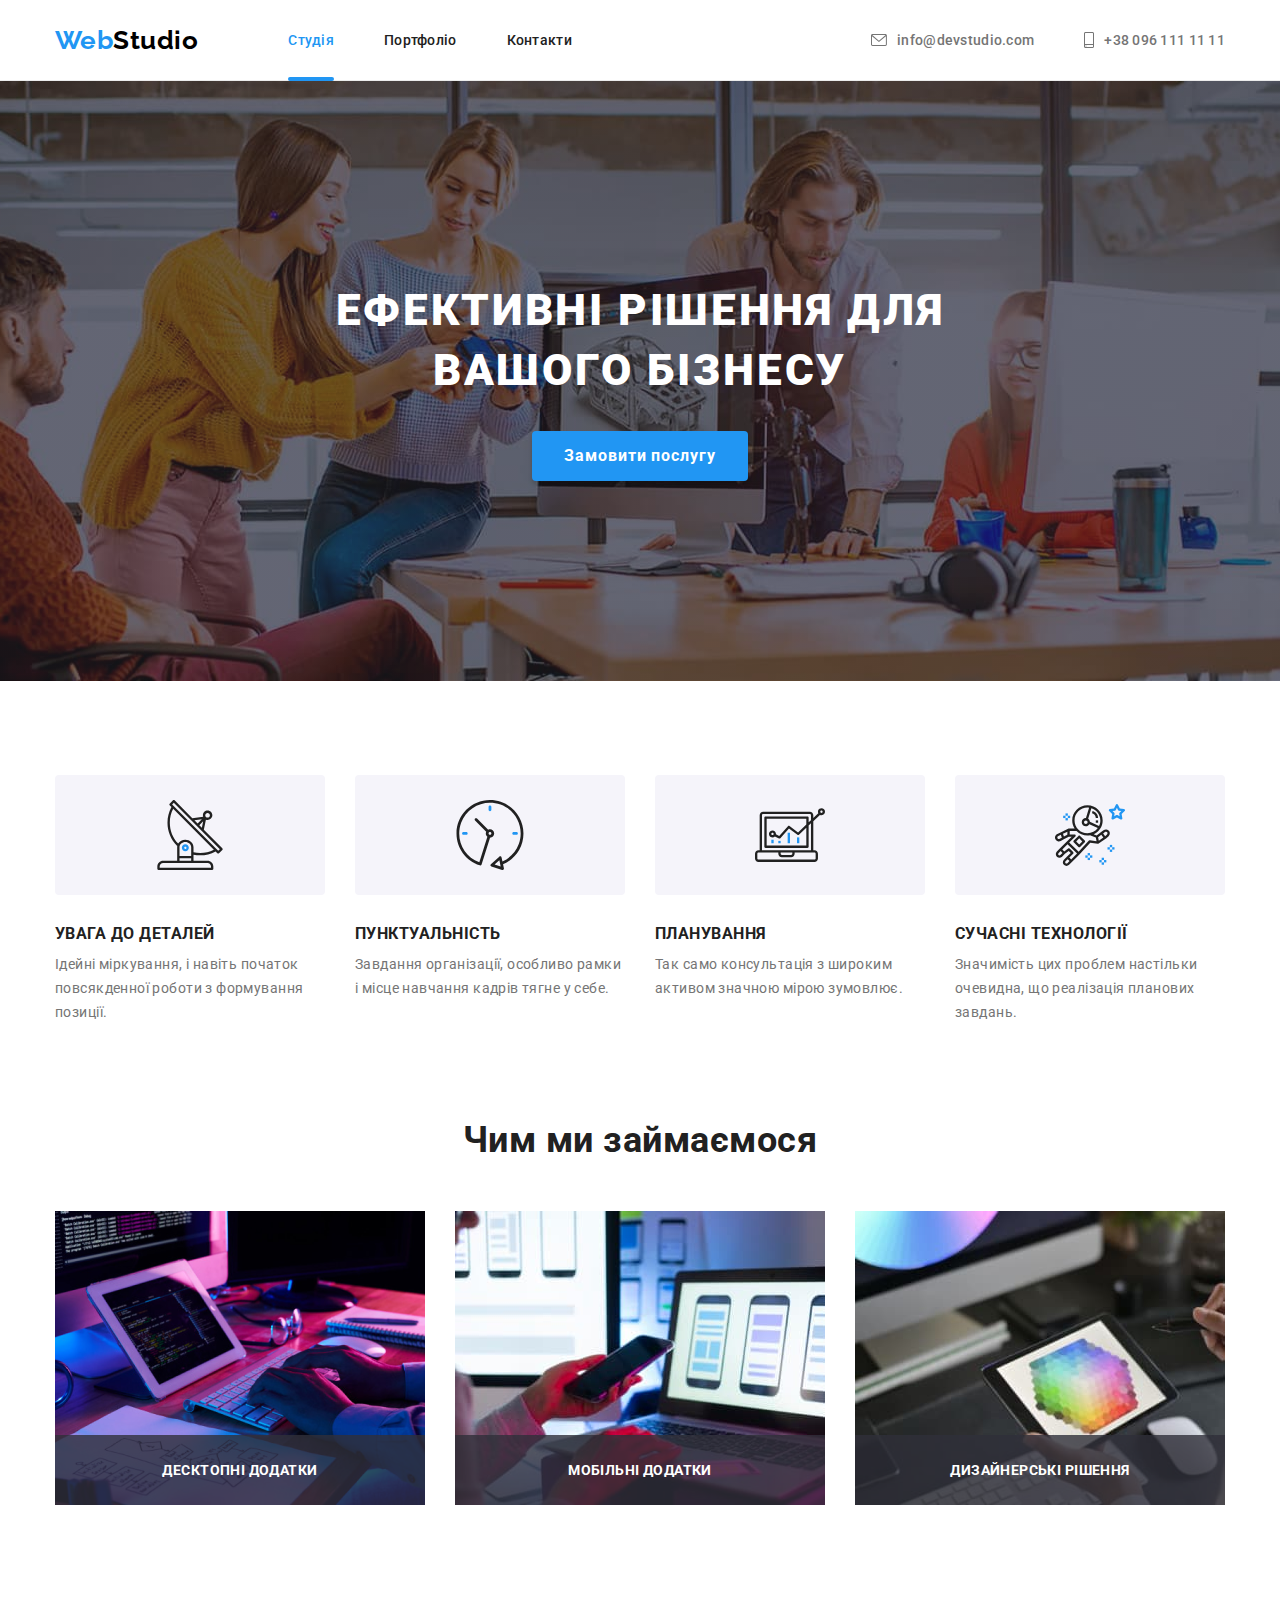
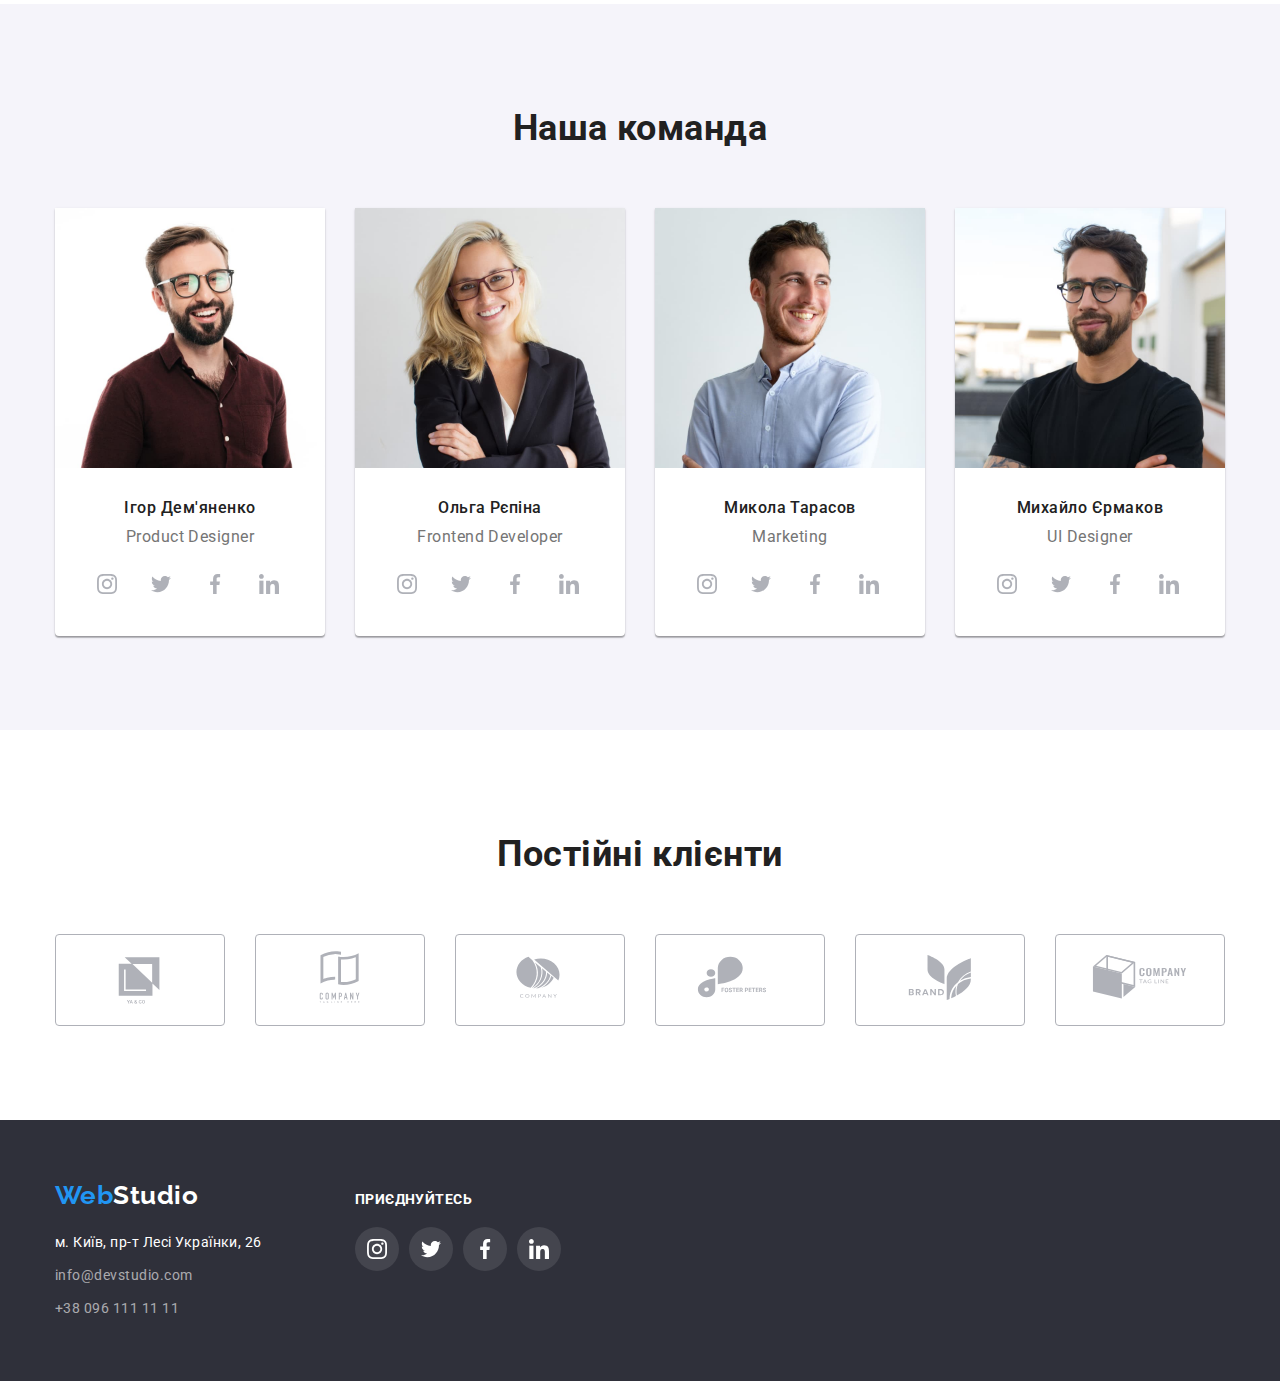
<file: index.html>
<!DOCTYPE html>
<html lang="uk">
  <head>
    <meta charset="UTF-8" />
    <meta http-equiv="X-UA-Compatible" content="IE=edge" />
    <meta name="viewport" content="width=device-width, initial-scale=1.0" />
    <title>WebStudio-HW3</title>
    <link
      rel="stylesheet"
      href="https://cdnjs.cloudflare.com/ajax/libs/modern-normalize/1.1.0/modern-normalize.min.css"
    />
    <link rel="preconnect" href="https://fonts.googleapis.com" />
    <link rel="preconnect" href="https://fonts.gstatic.com" crossorigin />
    <link
      href="https://fonts.googleapis.com/css2?family=Raleway:wght@700&family=Roboto:wght@400;500;700;900&display=swap"
      rel="stylesheet"
    />
    <link rel="stylesheet" href="./css/styles.css" />
  </head>

  <body>
    <header class="header">
      <div class="header-container">
        <nav class="nav">
          <a lang="en" class="logo" href="./index.html"
            >Web<span class="logo-studio">Studio</span></a
          >
          <ul class="nav-item-elements">
            <li>
              <a class="nav-item current" href="./index.html">Студія</a>
            </li>
            <li><a class="nav-item" href="./portfolio.html">Портфоліо</a></li>
            <li><a class="nav-item" href="#">Контакти</a></li>
          </ul>
        </nav>
        <ul class="nav-item-second">
          <li>
            <a class="nav-item-contact" href="mailto:info@devstudio.com"
              ><svg class="header-icon" width="16" height="12">
                <use href="./images/icons.svg#icon-envelope"></use>
              </svg>
              info@devstudio.com</a
            >
          </li>
          <li>
            <a class="nav-item-contact" href="tel:+380961111111"
              ><svg class="header-icon" width="10" height="16">
                <use href="./images/icons.svg#icon-smartphone"></use></svg
              >+38 096 111 11 11</a
            >
          </li>
        </ul>
      </div>
    </header>
    <main>
      <section class="section-hero">
        <div class="container">
          <h1 class="hero-title">Ефективні рішення для вашого бізнесу</h1>
          <button class="primery-button" type="button" data-modal-open>
            Замовити послугу
          </button>
        </div>
      </section>
      <section class="our-tasks">
        <div class="container">
          <ul class="advantages-list">
            <li class="advantages-item">
              <div class="advantages-box">
                <svg class="advantage-icon">
                  <use href="./images/icons.svg#icon-antenna"></use>
                </svg>
              </div>
              <h3 class="advantages-titles">Увага до деталей</h3>
              <p class="advantages-text">
                Ідейні міркування, і навіть початок повсякденної роботи з
                формування позиції.
              </p>
            </li>
            <li class="advantages-item">
              <div class="advantages-box">
                <svg class="advantage-icon">
                  <use href="./images/icons.svg#icon-clock"></use>
                </svg>
              </div>
              <h3 class="advantages-titles">Пунктуальність</h3>
              <p class="advantages-text">
                Завдання організації, особливо рамки і місце навчання кадрів
                тягне у себе.
              </p>
            </li>
            <li class="advantages-item">
              <div class="advantages-box">
                <svg class="advantage-icon">
                  <use href="./images/icons.svg#icon-diagram"></use>
                </svg>
              </div>
              <h3 class="advantages-titles">Планування</h3>
              <p class="advantages-text">
                Так само консультація з широким активом значною мірою зумовлює.
              </p>
            </li>
            <li class="advantages-item">
              <div class="advantages-box">
                <svg class="advantage-icon">
                  <use href="./images/icons.svg#icon-astronaut"></use>
                </svg>
              </div>
              <h3 class="advantages-titles">Сучасні технології</h3>
              <p class="advantages-text">
                Значимість цих проблем настільки очевидна, що реалізація
                планових завдань.
              </p>
            </li>
          </ul>
        </div>
      </section>
      <section class="section-advantages">
        <div class="container">
          <h2 class="tasks-title">Чим ми займаємося</h2>
          <ul class="task-images">
            <li>
              <div class="task-box">
                <img
                  src="./images/img-1.jpg"
                  alt="зображення робочого місця з десктопом"
                  width="370"
                />
                <div class="task-text-container">
                  <h3 class="task-text">Десктопні додатки</h3>
                </div>
              </div>
            </li>
            <li>
              <div class="task-box">
                <img
                  src="./images/img-2.jpg"
                  alt="дизайнер працює над розробкою додатків для смартфону"
                  width="370"
                />
                <div class="task-text-container">
                  <h3 class="task-text">Мобільні додатки</h3>
                </div>
              </div>
            </li>
            <li>
              <div class="task-box">
                <img
                  src="./images/img-3.jpg"
                  alt="дизайнер працює з графікою для планшету"
                  width="370"
                />
                <div class="task-text-container">
                  <h3 class="task-text">Дизайнерські рішення</h3>
                </div>
              </div>
            </li>
          </ul>
        </div>
      </section>
      <section class="team">
        <div class="container">
          <h2 class="our-team">Наша команда</h2>
          <ul class="team-list">
            <li class="team-item">
              <img
                src="./images/team-1.jpg"
                alt="фото Ігор Дем'яненко, Product Designer"
                width="270"
              />
              <div class="team-signature">
                <h3 class="team-member">Ігор Дем'яненко</h3>
                <p class="team-position">Product Designer</p>
                <ul class="soc-list">
                  <li class="soc-item">
                    <a href="#" class="soc-link">
                      <svg class="soc-icon">
                        <use href="./images/icons.svg#icon-instagram"></use>
                      </svg>
                    </a>
                  </li>
                  <li class="soc-item">
                    <a href="#" class="soc-link">
                      <svg class="soc-icon">
                        <use href="./images/icons.svg#icon-twitter"></use>
                      </svg>
                    </a>
                  </li>
                  <li class="soc-item">
                    <a href="#" class="soc-link">
                      <svg class="soc-icon">
                        <use href="./images/icons.svg#icon-facebook"></use>
                      </svg>
                    </a>
                  </li>
                  <li class="soc-item">
                    <a href="#" class="soc-link">
                      <svg class="soc-icon">
                        <use href="./images/icons.svg#icon-linkedin"></use>
                      </svg>
                    </a>
                  </li>
                </ul>
              </div>
            </li>
            <li class="team-item">
              <img
                src="./images/team-2.jpg"
                alt="фото Ольга Рєпіна, Frontend Developer"
                width="270"
              />
              <div class="team-signature">
                <h3 class="team-member">Ольга Рєпіна</h3>
                <p class="team-position">Frontend Developer</p>
                <ul class="soc-list">
                  <li class="soc-item">
                    <a href="#" class="soc-link">
                      <svg class="soc-icon">
                        <use href="./images/icons.svg#icon-instagram"></use>
                      </svg>
                    </a>
                  </li>
                  <li class="soc-item">
                    <a href="#" class="soc-link">
                      <svg class="soc-icon">
                        <use href="./images/icons.svg#icon-twitter"></use>
                      </svg>
                    </a>
                  </li>
                  <li class="soc-item">
                    <a href="#" class="soc-link">
                      <svg class="soc-icon">
                        <use href="./images/icons.svg#icon-facebook"></use>
                      </svg>
                    </a>
                  </li>
                  <li class="soc-item">
                    <a href="#" class="soc-link">
                      <svg class="soc-icon">
                        <use href="./images/icons.svg#icon-linkedin"></use>
                      </svg>
                    </a>
                  </li>
                </ul>
              </div>
            </li>
            <li class="team-item">
              <img
                src="./images/team-3.jpg"
                alt="фото Микола Тарасов, Marketing"
                width="270"
              />
              <div class="team-signature">
                <h3 class="team-member">Микола Тарасов</h3>
                <p class="team-position">Marketing</p>
                <ul class="soc-list">
                  <li class="soc-item">
                    <a href="#" class="soc-link">
                      <svg class="soc-icon">
                        <use href="./images/icons.svg#icon-instagram"></use>
                      </svg>
                    </a>
                  </li>
                  <li class="soc-item">
                    <a href="#" class="soc-link">
                      <svg class="soc-icon">
                        <use href="./images/icons.svg#icon-twitter"></use>
                      </svg>
                    </a>
                  </li>
                  <li class="soc-item">
                    <a href="#" class="soc-link">
                      <svg class="soc-icon">
                        <use href="./images/icons.svg#icon-facebook"></use>
                      </svg>
                    </a>
                  </li>
                  <li class="soc-item">
                    <a href="#" class="soc-link">
                      <svg class="soc-icon">
                        <use href="./images/icons.svg#icon-linkedin"></use>
                      </svg>
                    </a>
                  </li>
                </ul>
              </div>
            </li>
            <li class="team-item">
              <img
                src="./images/team-4.jpg"
                alt="фото Михайло Єрмаков, UI Designer"
                width="270"
              />
              <div class="team-signature">
                <h3 class="team-member">Михайло Єрмаков</h3>
                <p class="team-position">UI Designer</p>
                <ul class="soc-list">
                  <li class="soc-item">
                    <a href="#" class="soc-link">
                      <svg class="soc-icon">
                        <use href="./images/icons.svg#icon-instagram"></use>
                      </svg>
                    </a>
                  </li>
                  <li class="soc-item">
                    <a href="#" class="soc-link">
                      <svg class="soc-icon">
                        <use href="./images/icons.svg#icon-twitter"></use>
                      </svg>
                    </a>
                  </li>
                  <li class="soc-item">
                    <a href="#" class="soc-link">
                      <svg class="soc-icon">
                        <use href="./images/icons.svg#icon-facebook"></use>
                      </svg>
                    </a>
                  </li>
                  <li class="soc-item">
                    <a href="#" class="soc-link">
                      <svg class="soc-icon">
                        <use href="./images/icons.svg#icon-linkedin"></use>
                      </svg>
                    </a>
                  </li>
                </ul>
              </div>
            </li>
          </ul>
        </div>
      </section>
      <section class="our-clients">
        <div class="container">
          <h2 class="our-team">Постійні клієнти</h2>
          <ul class="clients">
            <li class="cl-logo">
              <a href="#" class="cl-logo-frame">
                <svg class="cl-logo-picture">
                  <use href="./images/icons.svg#icon-Logo1"></use>
                </svg>
              </a>
            </li>
            <li class="cl-logo">
              <a href="#" class="cl-logo-frame"
                ><span class="cl-logo-icon-img">
                  <svg class="cl-logo-picture">
                    <use href="./images/icons.svg#icon-Logo2"></use></svg></span
              ></a>
            </li>
            <li class="cl-logo">
              <a href="#" class="cl-logo-frame"
                ><span class="cl-logo-icon-img">
                  <svg class="cl-logo-picture">
                    <use href="./images/icons.svg#icon-Logo3"></use></svg></span
              ></a>
            </li>
            <li class="cl-logo">
              <a href="#" class="cl-logo-frame"
                ><span class="cl-logo-icon-img">
                  <svg class="cl-logo-picture">
                    <use href="./images/icons.svg#icon-Logo4"></use></svg></span
              ></a>
            </li>
            <li class="cl-logo">
              <a href="#" class="cl-logo-frame"
                ><span class="cl-logo-icon-img">
                  <svg class="cl-logo-picture">
                    <use href="./images/icons.svg#icon-Logo5"></use></svg></span
              ></a>
            </li>
            <li class="cl-logo">
              <a href="#" class="cl-logo-frame"
                ><span class="cl-logo-icon-img">
                  <svg class="cl-logo-picture">
                    <use href="./images/icons.svg#icon-Logo6"></use></svg></span
              ></a>
            </li>
          </ul>
        </div>
      </section>
    </main>
    <footer class="footer">
      <div class="container footer-container">
        <div>
          <a class="logo-footer" lang="en" href="./index.html"
            >Web<span class="logo-studio-footer">Studio</span></a
          >
          <address>
            <ul>
              <li class="address-item">
                <a
                  class="mail-address"
                  href="https://goo.gl/maps/CPtrU1FHBa2aNyZL9"
                  target="_blank"
                  rel="noopener noreferrer nofollow"
                  >м. Київ, пр-т Лесі Українки, 26</a
                >
              </li>
              <li class="address-item">
                <a class="address-email" href="mailto:info@devstudio.com"
                  >info@devstudio.com</a
                >
              </li>
              <li>
                <a class="address-phone" href="tel:+380961111111"
                  >+38 096 111 11 11</a
                >
              </li>
            </ul>
          </address>
        </div>
        <div class="footer-soc">
          <p class="footer-soc-text">приєднуйтесь</p>
          <ul class="soc-list">
            <li class="soc-item">
              <a href="#" class="soc-link">
                <svg class="soc-icon">
                  <use href="./images/icons.svg#icon-instagram"></use>
                </svg>
              </a>
            </li>
            <li class="soc-item">
              <a href="#" class="soc-link">
                <svg class="soc-icon">
                  <use href="./images/icons.svg#icon-twitter"></use>
                </svg>
              </a>
            </li>
            <li class="soc-item">
              <a href="#" class="soc-link">
                <svg class="soc-icon">
                  <use href="./images/icons.svg#icon-facebook"></use>
                </svg>
              </a>
            </li>
            <li class="soc-item">
              <a href="#" class="soc-link">
                <svg class="soc-icon">
                  <use href="./images/icons.svg#icon-linkedin"></use>
                </svg>
              </a>
            </li>
          </ul>
        </div>
      </div>
    </footer>
    <div class="backdrop is-hidden" data-modal>
      <div class="modal">
        <button class="modal-close-button" type="button" data-modal-close>
          <div class="close"></div>

          <svg class="close-icon" width="11" height="11">
            <use href="./images/icons.svg#icon-Close-button"></use>
          </svg>
        </button>
      </div>
    </div>

    <script src="./js/modal.js"></script>
  </body>
</html>
</file>
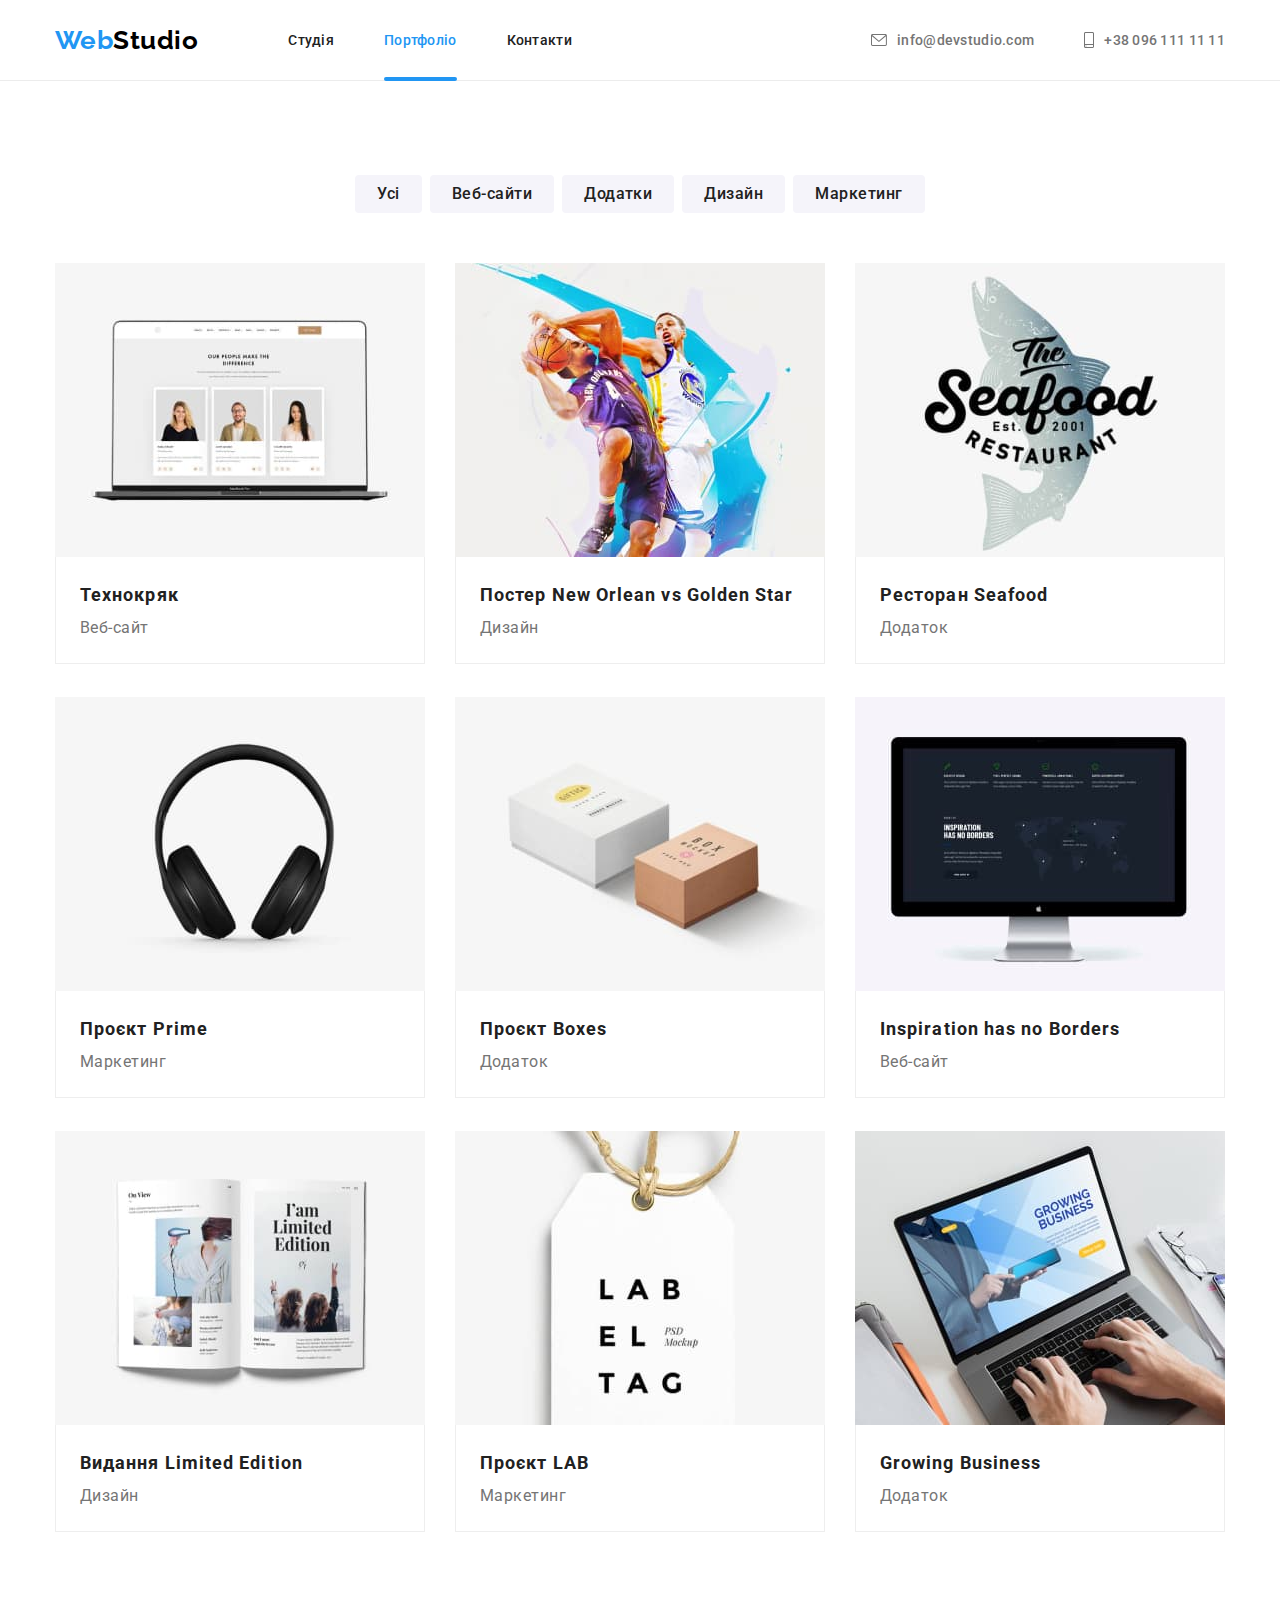
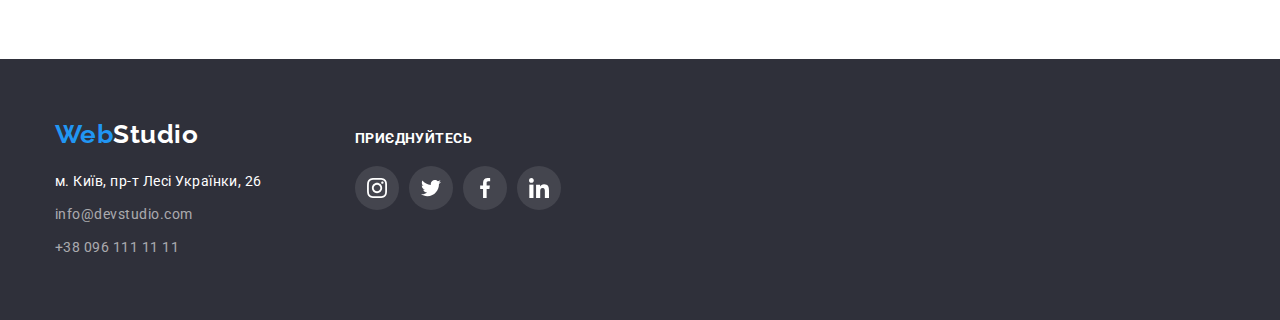
<file: portfolio.html>
<!DOCTYPE html>
<html lang="uk">
  <head>
    <meta charset="UTF-8" />
    <meta http-equiv="X-UA-Compatible" content="IE=ge" />
    <meta name="viewport" content="width=device-width, initial-scale=1.0" />
    <title>WebStudio-HW3</title>
    <link
      rel="stylesheet"
      href="https://cdnjs.cloudflare.com/ajax/libs/modern-normalize/1.1.0/modern-normalize.min.css"
    />
    <link rel="preconnect" href="https://fonts.googleapis.com" />
    <link rel="preconnect" href="https://fonts.gstatic.com" crossorigin />
    <link
      href="https://fonts.googleapis.com/css2?family=Raleway:wght@700&family=Roboto:wght@400;500;700;900&display=swap"
      rel="stylesheet"
    />
    <link rel="stylesheet" href="./css/styles.css" />
  </head>
  <body>
    <header class="header">
      <div class="header-container">
        <nav class="nav">
          <a lang="en" class="logo" href="./index.html"
            >Web<span class="logo-studio">Studio</span></a
          >
          <ul class="nav-item-elements">
            <li>
              <a class="nav-item" href="./index.html">Студія</a>
            </li>
            <li>
              <a class="nav-item current" href="./portfolio.html">Портфоліо</a>
            </li>
            <li><a class="nav-item" href="#">Контакти</a></li>
          </ul>
        </nav>
        <ul class="nav-item-second">
          <li>
            <a class="nav-item-contact" href="mailto:info@devstudio.com"
              ><svg class="header-icon" width="16" height="12">
                <use href="./images/icons.svg#icon-envelope"></use>
              </svg>
              info@devstudio.com</a
            >
          </li>
          <li>
            <a class="nav-item-contact" href="tel:+380961111111"
              ><svg class="header-icon" width="10" height="16">
                <use href="./images/icons.svg#icon-smartphone"></use></svg
              >+38 096 111 11 11</a
            >
          </li>
        </ul>
      </div>
    </header>
    <main>
      <section class="main">
        <h1 class="visually-hidden">Портфоліо</h1>
        <div class="container">
          <ul class="buttons-row">
            <li>
              <button class="secondary-button">Усі</button>
            </li>
            <li>
              <button class="secondary-button">Веб-сайти</button>
            </li>
            <li>
              <button class="secondary-button">Додатки</button>
            </li>
            <li>
              <button class="secondary-button">Дизайн</button>
            </li>
            <li>
              <button class="secondary-button">Маркетинг</button>
            </li>
          </ul>
          <ul class="portfolio">
            <li class="port-item">
              <a href="#" class="port-item-link">
                <div class="port-img">
                  <img
                    src="./images/img-techno.jpg"
                    alt="Зображення монітора з сторінкою вебсайту"
                  />
                  <div class="port-item-overlay">
                    <p>
                      Ресурс пропонує комплексні пропозиції з різним рівнем
                      функціоналу та сервісів. Все це дозволить відвідувачу
                      отримати вичерпні відомості про компанію чи приватну
                      особу.
                    </p>
                  </div>
                </div>
                <div class="img-text">
                  <h2 class="portfolio-text">Технокряк</h2>
                  <p class="portfolio-title">Веб-сайт</p>
                </div>
              </a>
            </li>
            <li class="port-item">
              <a href="#" class="port-item-link">
                <div class="port-img">
                  <img
                    src="./images/img-poster.jpg"
                    alt="зображення епізоду баскетболу"
                  />
                  <div class="port-item-overlay">
                    <p>
                      Ресурс пропонує комплексні пропозиції з різним рівнем
                      функціоналу та сервісів. Все це дозволить відвідувачу
                      отримати вичерпні відомості про компанію чи приватну
                      особу.
                    </p>
                  </div>
                </div>
                <div class="img-text">
                  <h2 class="portfolio-text">
                    Постер New Orlean vs Golden Star
                  </h2>
                  <p class="portfolio-title">Дизайн</p>
                </div>
              </a>
            </li>
            <li class="port-item">
              <a href="#" class="port-item-link">
                <div class="port-img">
                  <img
                    src="./images/img-restaurant.jpg"
                    alt="лого ресторану морської кухні"
                  />
                  <div class="port-item-overlay">
                    <p>
                      Ресурс пропонує комплексні пропозиції з різним рівнем
                      функціоналу та сервісів. Все це дозволить відвідувачу
                      отримати вичерпні відомості про компанію чи приватну
                      особу.
                    </p>
                  </div>
                </div>
                <div class="img-text">
                  <h2 class="portfolio-text">Ресторан Seafood</h2>
                  <p class="portfolio-title">Додаток</p>
                </div>
              </a>
            </li>
            <li class="port-item">
              <a href="#" class="port-item-link">
                <div class="port-img">
                  <img
                    src="./images/img-headphone.jpg"
                    alt="Зображення головнихтелефонів"
                  />
                  <div class="port-item-overlay">
                    <p>
                      Ресурс пропонує комплексні пропозиції з різним рівнем
                      функціоналу та сервісів. Все це дозволить відвідувачу
                      отримати вичерпні відомості про компанію чи приватну
                      особу.
                    </p>
                  </div>
                </div>
                <div class="img-text">
                  <h2 class="portfolio-text">Проєкт Prime</h2>
                  <p class="portfolio-title">Маркетинг</p>
                </div>
              </a>
            </li>
            <li class="port-item">
              <a href="#" class="port-item-link">
                <div class="port-img">
                  <img src="./images/img-boxes.jpg" alt="Зображення коробок" />
                  <div class="port-item-overlay">
                    <p>
                      Ресурс пропонує комплексні пропозиції з різним рівнем
                      функціоналу та сервісів. Все це дозволить відвідувачу
                      отримати вичерпні відомості про компанію чи приватну
                      особу.
                    </p>
                  </div>
                </div>
                <div class="img-text">
                  <h2 class="portfolio-text">Проєкт Boxes</h2>
                  <p class="portfolio-title">Додаток</p>
                </div>
              </a>
            </li>
            <li class="port-item">
              <a href="#" class="port-item-link">
                <div class="port-img">
                  <img
                    src="./images/img-screen.jpg"
                    alt="Зображення монітора з сторінкою веб-сайту"
                  />
                  <div class="port-item-overlay">
                    <p>
                      Ресурс пропонує комплексні пропозиції з різним рівнем
                      функціоналу та сервісів. Все це дозволить відвідувачу
                      отримати вичерпні відомості про компанію чи приватну
                      особу.
                    </p>
                  </div>
                </div>
                <div class="img-text">
                  <h2 class="portfolio-text">Inspiration has no Borders</h2>
                  <p class="portfolio-title">Веб-сайт</p>
                </div>
              </a>
            </li>
            <li class="port-item">
              <a href="#" class="port-item-link">
                <div class="port-img">
                  <img
                    src="./images/img-book.jpg"
                    alt="Зображення розгорнутої книги"
                  />
                  <div class="port-item-overlay">
                    <p>
                      Ресурс пропонує комплексні пропозиції з різним рівнем
                      функціоналу та сервісів. Все це дозволить відвідувачу
                      отримати вичерпні відомості про компанію чи приватну
                      особу.
                    </p>
                  </div>
                </div>
                <div class="img-text">
                  <h2 class="portfolio-text">Видання Limited Edition</h2>
                  <p class="portfolio-title">Дизайн</p>
                </div>
              </a>
            </li>
            <li class="port-item">
              <a href="#" class="port-item-link">
                <div class="port-img">
                  <img src="./images/img-label.jpg" alt="Зображення етикетки" />
                  <div class="port-item-overlay">
                    <p>
                      Ресурс пропонує комплексні пропозиції з різним рівнем
                      функціоналу та сервісів. Все це дозволить відвідувачу
                      отримати вичерпні відомості про компанію чи приватну
                      особу.
                    </p>
                  </div>
                </div>
                <div class="img-text">
                  <h2 class="portfolio-text">Проєкт LAB</h2>
                  <p class="portfolio-title">Маркетинг</p>
                </div>
              </a>
            </li>
            <li class="port-item">
              <a href="#" class="port-item-link">
                <div class="port-img">
                  <img src="./images/img-laptop.jpg" alt="Зображення нотбука" />
                  <div class="port-item-overlay">
                    <p>
                      Ресурс пропонує комплексні пропозиції з різним рівнем
                      функціоналу та сервісів. Все це дозволить відвідувачу
                      отримати вичерпні відомості про компанію чи приватну
                      особу.
                    </p>
                  </div>
                </div>
                <div class="img-text">
                  <h2 class="portfolio-text">Growing Business</h2>
                  <p class="portfolio-title">Додаток</p>
                </div>
              </a>
            </li>
          </ul>
        </div>
      </section>
    </main>
    <footer class="footer">
      <div class="container footer-container">
        <div>
          <a class="logo-footer" lang="en" href="./index.html"
            >Web<span class="logo-studio-footer">Studio</span></a
          >
          <address>
            <ul>
              <li class="address-item">
                <a
                  class="mail-address"
                  href="https://goo.gl/maps/CPtrU1FHBa2aNyZL9"
                  target="_blank"
                  rel="noopener noreferrer nofollow"
                  >м. Київ, пр-т Лесі Українки, 26</a
                >
              </li>
              <li class="address-item">
                <a class="address-email" href="mailto:info@devstudio.com"
                  >info@devstudio.com</a
                >
              </li>
              <li>
                <a class="address-phone" href="tel:+380961111111"
                  >+38 096 111 11 11</a
                >
              </li>
            </ul>
          </address>
        </div>
        <div class="footer-soc">
          <p class="footer-soc-text">приєднуйтесь</p>
          <ul class="soc-list">
            <li class="soc-item">
              <a href="#" class="soc-link">
                <svg class="soc-icon">
                  <use href="./images/icons.svg#icon-instagram"></use>
                </svg>
              </a>
            </li>
            <li class="soc-item">
              <a href="#" class="soc-link">
                <svg class="soc-icon">
                  <use href="./images/icons.svg#icon-twitter"></use>
                </svg>
              </a>
            </li>
            <li class="soc-item">
              <a href="#" class="soc-link">
                <svg class="soc-icon">
                  <use href="./images/icons.svg#icon-facebook"></use>
                </svg>
              </a>
            </li>
            <li class="soc-item">
              <a href="#" class="soc-link">
                <svg class="soc-icon">
                  <use href="./images/icons.svg#icon-linkedin"></use>
                </svg>
              </a>
            </li>
          </ul>
        </div>
      </div>
    </footer>
  </body>
</html>
</file>
<file: css/styles.css>
:root {
  --color-primary: #4f4f4f;
  --color-background: #f5f5f5;
  --color-primary-white: #ffffff;
  --color-primary-black: #000;
  --color-section-background: #2f303a;
  --color-blue: #2196f3;
  --color-secondary-button: #212121;
  --color-advantages-text: #757575;
  --color-secondary-background: #f5f4fa;
  --color-icon: #afb1b8;
}
* {
  margin: 0px;
  padding: 0px;
  box-sizing: border-box;
}

img {
  display: block;
  max-width: 100%;
  height: auto;
  object-fit: cover;
}

a {
  text-decoration: none;
  color: inherit;
}

body {
  font-family: 'Roboto', sans-serif;
  color: var(--color-primary);
  letter-spacing: 0.03em;
}

ul {
  list-style: none;
}

button {
  cursor: pointer;
  font-family: inherit;
}

h1,
h2,
h3,
ul,
p {
  margin: 0;
  padding: 0;
}

/*header*/
.header {
  display: flex;
  justify-content: space-around;
  align-items: center;
  max-width: 100%;
  border-bottom: 1px solid #ececec;
}

.header-container {
  display: flex;
  justify-content: space-between;
  align-items: center;
  width: 1200px;
  padding: 0 15px;
  margin: 0 auto;
}

.container {
  width: 1200px;
  padding: 0 15px;
  margin: 0 auto;
}

.visually-hidden {
  position: absolute;
  white-space: nowrap;
  width: 1px;
  height: 1px;
  overflow: hidden;
  border: 0;
  padding: 0;
  clip: rect(0 0 0 0);
  clip-path: inset(50%);
  margin: -1px;
}

.nav {
  display: flex;
  justify-content: center;
  align-items: center;
}

.nav-item {
  display: block;
  font-weight: 500;
  font-size: 14px;
  text-decoration: none;
  line-height: 1.1428;
  letter-spacing: 0.02em;
  color: var(--color-secondary-button);
  padding: 32px 0;
  transition: color 250ms cubic-bezier(0.4, 0, 0.2, 1);
}

.current {
  position: relative;
  color: var(--color-blue);
}

.nav-item:hover,
.nav-item:focus {
  color: var(--color-blue);
}

.nav-item-elements {
  display: flex;
  justify-content: space-between;
  align-items: center;
  gap: 50px;
  margin-left: 90px;
}

.nav-item-second {
  display: flex;
  align-items: center;
  gap: 50px;
}

.nav-item-contact {
  display: flex;
  align-items: center;
  font-weight: 500;
  font-size: 14px;
  text-decoration: none;
  line-height: 1.1428;
  letter-spacing: 0.02em;
  color: var(--color-advantages-text);
  gap: 10px;
  padding: 32px 0;
  transition: color 250ms cubic-bezier(0.4, 0, 0.2, 1);
}

.nav-item-contact:hover,
.nav-item-contact:focus {
  color: var(--color-blue);
}

.header-icon {
  fill: currentColor;
}

.logo {
  font-family: 'Raleway', sans-serif;
  font-weight: 700;
  font-size: 26px;
  line-height: 1.1923;
  color: var(--color-blue);
  text-decoration: none;
  display: block;
  padding: 24px 0px;
}

.current:after {
  display: block;
  position: absolute;
  width: 100%;
  height: 4px;
  bottom: -1px;
  border-radius: 2px;
  background-color: currentcolor;
  content: '';
}

.nav-item:hover::after {
  opacity: 1;
}

.logo-studio {
  color: var(--color-primary-black);
}

/*main*/

.section-hero {
  max-width: 1600px;
  margin: 0 auto;
  padding: 200px 0;
  line-height: 1.36;
  background-color: #c4c4c4;
  background-image: linear-gradient(
      rgba(47, 48, 58, 0.4),
      rgba(47, 48, 58, 0.4)
    ),
    url(../images/back-img.jpg);
  background-position: center;
  background-repeat: no-repeat;
  background-size: cover;
}

.hero-title {
  max-width: 696px;
  margin: 0 auto 30px;
  font-weight: 900;
  font-size: 44px;
  line-height: 1.36;
  text-align: center;
  letter-spacing: 0.06em;
  text-transform: uppercase;
  color: var(--color-primary-white);
}

.primery-button {
  padding: 10px 32px;
  display: block;
  font-weight: 700;
  font-size: 16px;
  line-height: 1.875;
  align-items: normal;
  text-align: center;
  letter-spacing: 0.06em;
  color: var(--color-primary-white);
  background-color: var(--color-blue);
  border: 0.5px;
  box-shadow: 0px 4px 4px rgba(0, 0, 0, 0.15);
  border-radius: 4px;
  transition: color 250ms cubic-bezier(0.4, 0, 0.2, 1),
    background-color 250ms cubic-bezier(0.4, 0, 0.2, 1),
    box-shadow 250ms cubic-bezier(0.4, 0, 0.2, 1);
  margin: 0 auto;
}
.primery-button:hover,
.primery-button:focus {
  color: var(--color-primary-white);
  background-color: #188ce8;
}

.our-tasks {
  max-width: 100%;
  display: flex;
  flex-direction: column;
  justify-content: center;
  align-items: center;
  padding: 94px 0px;
}

/*section advantages*/

.section-advantages {
  display: flex;
  justify-content: center;
  max-width: 100%;
  padding-bottom: 94px;
}

.advantages-list {
  display: flex;
  justify-content: center;
  text-align: left;
  font-weight: 700;
  font-size: 14px;
  line-height: 1.1428;
  color: var(--color-secondary-button);
  gap: 30px;
  margin-left: 0px;
}

.advantages-box {
  display: flex;
  justify-content: center;
  align-items: center;
  background: #f5f4fa;
  border-radius: 4px;
  width: 100%;
  height: 120px;
  margin-bottom: 30px;
}

.advantage-icon {
  width: 70px;
  height: 70px;
}

.advantages-item {
  width: 270px;
  text-transform: uppercase;
}

.advantages-titles {
  width: 270px;
  margin-bottom: 10px;
}

.advantages-text {
  text-align: left;
  font-style: normal;
  font-weight: 400;
  font-size: 14px;
  text-transform: none;
  line-height: 1.71;
  letter-spacing: 0.03em;
  color: var(--color-advantages-text);
}
/*section "our-tasks"*/

.tasks-title {
  font-weight: 700;
  font-size: 36px;
  line-height: 1.17;
  text-align: center;
  color: var(--color-secondary-button);
  margin-bottom: 50px;
}

.task-images {
  display: flex;
  justify-items: center;
  align-items: center;
  gap: 30px;
}

.task-box {
  position: relative;
  display: inline-block;
  top: 0;
  left: 0;
}

.task-text-container {
  position: absolute;
  left: 0;
  bottom: 0;
  min-height: 70px;
  width: 100%;
  display: flex;
  justify-content: center;
  align-items: center;
  background: rgba(47, 48, 58, 0.8);
  z-index: 1;
  padding: 10px;
}

.task-text {
  position: relative;
  font-weight: 700;
  font-size: 14px;
  line-height: calc(16 / 14);
  letter-spacing: 0.03em;
  text-transform: uppercase;
  color: var(--color-primary-white);
  z-index: 2;
}

/*section "out-team*/

.team {
  display: flex;
  flex-direction: column;
  align-items: center;
  max-width: 100%;
  background-color: var(--color-secondary-background);
  padding: 94px 0;
}

.our-team {
  display: flex;
  justify-content: center;
  align-items: center;
  font-weight: 700;
  font-size: 36px;
  line-height: 1.67;
  margin-bottom: 50px;
  color: var(--color-secondary-button);
}

.team-list {
  display: flex;
  gap: 30px;
}

.team-item {
  display: flex;
  flex-direction: column;
  background-color: var(--color-primary-white);
  box-shadow: 0px 1px 3px rgba(0, 0, 0, 0.12), 0px 1px 1px rgba(0, 0, 0, 0.14),
    0px 2px 1px rgba(0, 0, 0, 0.2);
  border-radius: 0px 0px 4px 4px;
}

.team-position {
  font-style: normal;
  font-weight: 400;
  font-size: 16px;
  line-height: 1.1875;
  text-align: center;
  color: var(--color-advantages-text);
  margin-bottom: 16px;
}

.team-member {
  font-weight: 500;
  font-size: 16px;
  line-height: 1.1875;
  text-align: center;
  color: var(--color-secondary-button);
  margin-bottom: 10px;
}

.team-signature {
  padding: 30px;
}

.soc-icon {
  width: 20px;
  height: 20px;
  fill: var(--color-icon);
}

.soc-item {
  width: 44px;
  height: 44px;
}

.soc-link {
  width: 100%;
  height: 100%;
  display: flex;
  justify-content: center;
  align-items: center;
  border-radius: 50%;
  transition: background-color 250ms cubic-bezier(0.4, 0, 0.2, 1),
    fill 250ms cubic-bezier(0.4, 0, 0.2, 1);
}

.soc-link:hover,
.soc-link:focus {
  background-color: var(--color-blue);
}

.soc-link:hover .soc-icon,
.soc-link:focus .soc-icon {
  fill: var(--color-primary-white);
}

.footer .soc-icon {
  fill: var(--color-primary-white);
}

.soc-list {
  display: flex;
  gap: 10px;
}

/*section "our clients"*/

.our-clients {
  display: flex;
  justify-content: center;
  max-width: 100%;
  padding: 94px 0;
}

.clients {
  display: flex;
  justify-content: center;
  align-items: center;
  gap: 30px;
}

.cl-logo {
  width: 170px;
  height: 92px;
}

.cl-logo-frame {
  display: flex;
  justify-content: center;
  align-items: center;
  height: 100%;
  width: 100%;
  border: 1px solid #afb1b8;
  border-radius: 4px;
  outline: none;
}

.cl-logo-frame img {
  display: block;
  height: 100%;
  width: 100%;
  object-fit: cover;
  transition: fill 250ms cubic-bezier(0.4, 0, 0.2, 1),
    border-color 250ms cubic-bezier(0.4, 0, 0.2, 1);
}

.cl-logo-frame:hover .cl-logo-picture,
.cl-logo-frame:focus .cl-logo-picture {
  fill: var(--color-blue);
}

.cl-logo-frame:hover,
.cl-logo-frame:focus {
  border-color: var(--color-blue);
}

.cl-logo-picture {
  fill: var(--color-icon);
  width: 106px;
  height: 60px;
}

/*footer*/

.footer {
  display: flex;
  flex-direction: column;
  background-color: var(--color-section-background);
  max-width: 100%;
  padding: 60px 0;
  transition: background-color 250ms cubic-bezier(0.4, 0, 0.2, 1);
}

.footer-container {
  display: flex;
  align-items: baseline;
  gap: 93px;
}

.footer .soc-link {
  background-color: rgba(255, 255, 255, 0.1);
}

.footer .soc-link:hover,
.footer .soc-link:focus {
  background-color: var(--color-blue);
}

.logo-studio-footer {
  color: #ffffff;
}

.logo-footer {
  font-family: 'Raleway', sans-serif;
  font-weight: 700;
  font-size: 26px;
  line-height: 1.1923;
  color: var(--color-blue);
  text-decoration: none;
  display: block;
  margin-bottom: 20px;
}

.mail-address {
  font-size: 14px;
  font-style: normal;
  line-height: 1.7142;
  color: #ffffff;
  text-decoration: none;
  transition: color 250ms cubic-bezier(0.4, 0, 0.2, 1);
}

.mail-address:hover {
  color: var(--color-blue);
}

.mail-address:focus {
  color: var(--color-blue);
}

.address-email {
  font-size: 14px;
  line-height: 1.7142;
  font-style: normal;
  color: rgba(255, 255, 255, 0.6);
  text-decoration: none;
  transition: color 250ms cubic-bezier(0.4, 0, 0.2, 1);
}
.address-item {
  margin-bottom: 9px;
}

.address-email:hover {
  color: var(--color-blue);
}

.address-email:focus {
  color: var(--color-blue);
}

.address-phone {
  font-size: 14px;
  line-height: 1.7142;
  font-style: normal;
  color: rgba(255, 255, 255, 0.6);
  text-decoration: none;
  transition: color 250ms cubic-bezier(0.4, 0, 0.2, 1);
}

.address-phone:hover {
  color: var(--color-blue);
}

.footer-soc-text {
  font-weight: 700;
  font-size: 14px;
  line-height: calc(16 / 14);
  letter-spacing: 0.03em;
  text-transform: uppercase;
  color: var(--color-primary-white);
  margin-bottom: 20px;
}

/*modal*/

.backdrop {
  position: fixed;
  top: 0px;
  left: 0px;
  width: 100%;
  height: 100%;
  opacity: 1;
  visibility: visible;
  pointer-events: all;
  transition: opacity 250ms cubic-bezier(0.4, 0, 0.2, 1),
    visibility 250ms cubic-bezier(0.4, 0, 0.2, 1);
  background-color: rgba(0, 0, 0, 0.2);
}

.is-hidden {
  opacity: 0;
  visibility: hidden;
  pointer-events: none;
}

.modal {
  position: absolute;
  top: 50%;
  left: 50%;
  transform: translate(-50%, -50%);
  width: 528px;
  height: 581px;
  border-radius: 4px;
  background-color: var(--color-primary-white);
}

.form-label {
  display: block;
}

.modal-close-button {
  display: flex;
  justify-content: center;
  align-items: center;
  position: absolute;
  top: 8px;
  right: 8px;
  width: 30px;
  height: 30px;
  border: 1px solid rgba(0, 0, 0, 0.1);
  background: none;
  border-radius: 50%;
}

.form-control {
  position: relative;
}

.form-input {
  width: 100%;
  padding: 12px;
  border: 1px solid rgba(33, 33, 33, 0.2);
  border-radius: 4px;
}

.close-icon {
  position: absolute;
}

/*Portfolio*/

.main {
  display: flex;
  flex-direction: column;
  justify-items: center;
  align-items: center;
  max-width: 100%;
  padding: 94px 0;
}

.buttons-row {
  display: flex;
  justify-items: center;
  justify-content: center;
  align-items: center;
  height: 38px;
  gap: 8px;
  margin-bottom: 50px;
}

.secondary-button {
  color: var(--color-secondary-button);
  background-color: var(--color-secondary-background);
  font-weight: 500;
  font-size: 16px;
  line-height: 1.625;
  letter-spacing: 0.03em;
  border: #000000;
  border-radius: 4px;
  cursor: pointer;
  padding: 6px 22px;
  transition: color 250ms cubic-bezier(0.4, 0, 0.2, 1),
    backgrond-color 250ms cubic-bezier(0.4, 0, 0.2, 1),
    box-shadow 250ms cubic-bezier(0.4, 0, 0.2, 1);
}
.secondary-button:hover,
.secondary-button:focus {
  color: var(--color-primary-white);
  background-color: var(--color-blue);
  box-shadow: 0px 3px 1px rgba(0, 0, 0, 0.1), 0px 1px 2px rgba(0, 0, 0, 0.08),
    0px 2px 2px rgba(0, 0, 0, 0.12);
}

.portfolio {
  display: flex;
  flex-wrap: wrap;
  gap: 30px;
  margin-bottom: 30px;
}

.port-img {
  position: relative;
  width: 370 px;
  overflow: hidden;
}

.port-item {
  display: flex;
  flex-direction: column;
  width: 370px;
  height: 404px;
}

.port-item-overlay {
  display: flex;
  align-items: center;
  position: absolute;
  top: 0;
  left: 0;
  width: 100%;
  height: 100%;
  background-color: rgba(33, 150, 243, 0.9);
  font-weight: 400;
  font-size: 18px;
  line-height: calc(28 / 18);
  letter-spacing: 0.03em;
  padding: 24px;
  transform: translateY(101%);
  color: var(--color-primary-white);
  transition: transform 250ms cubic-bezier(0.4, 0, 0.2, 1),
    box-shadow 250ms cubic-bezier(0.4, 0, 0.2, 1);
}

.port-item-link {
  display: block;
}

.port-item-link:hover .port-item-overlay,
.port-item-link:focus .port-item-overlay {
  transform: translateY(0);
}

.port-item-link:hover,
.port-item-link:focus {
  box-shadow: 0px 1px 1px rgba(0, 0, 0, 0.12), 0px 4px 4px rgba(0, 0, 0, 0.06),
    1px 4px 6px rgba(0, 0, 0, 0.16);
}

.img-text {
  display: flex;
  flex-direction: column;
  text-decoration: none;
  border-left: 1px solid #eee;
  border-right: 1px solid #eee;
  border-bottom: 1px solid #eee;
  padding: 20px 24px;
}

.portfolio-title {
  font-weight: 400;
  font-style: normal;
  font-size: 16px;
  line-height: 1.875;
  color: var(--color-advantages-text);
}

.portfolio-text {
  font-weight: 700;
  font-size: 18px;
  line-height: calc(36 / 18);
  letter-spacing: 0.06em;
  white-space: nowrap;
  color: var(--color-secondary-button);
}
</file>
